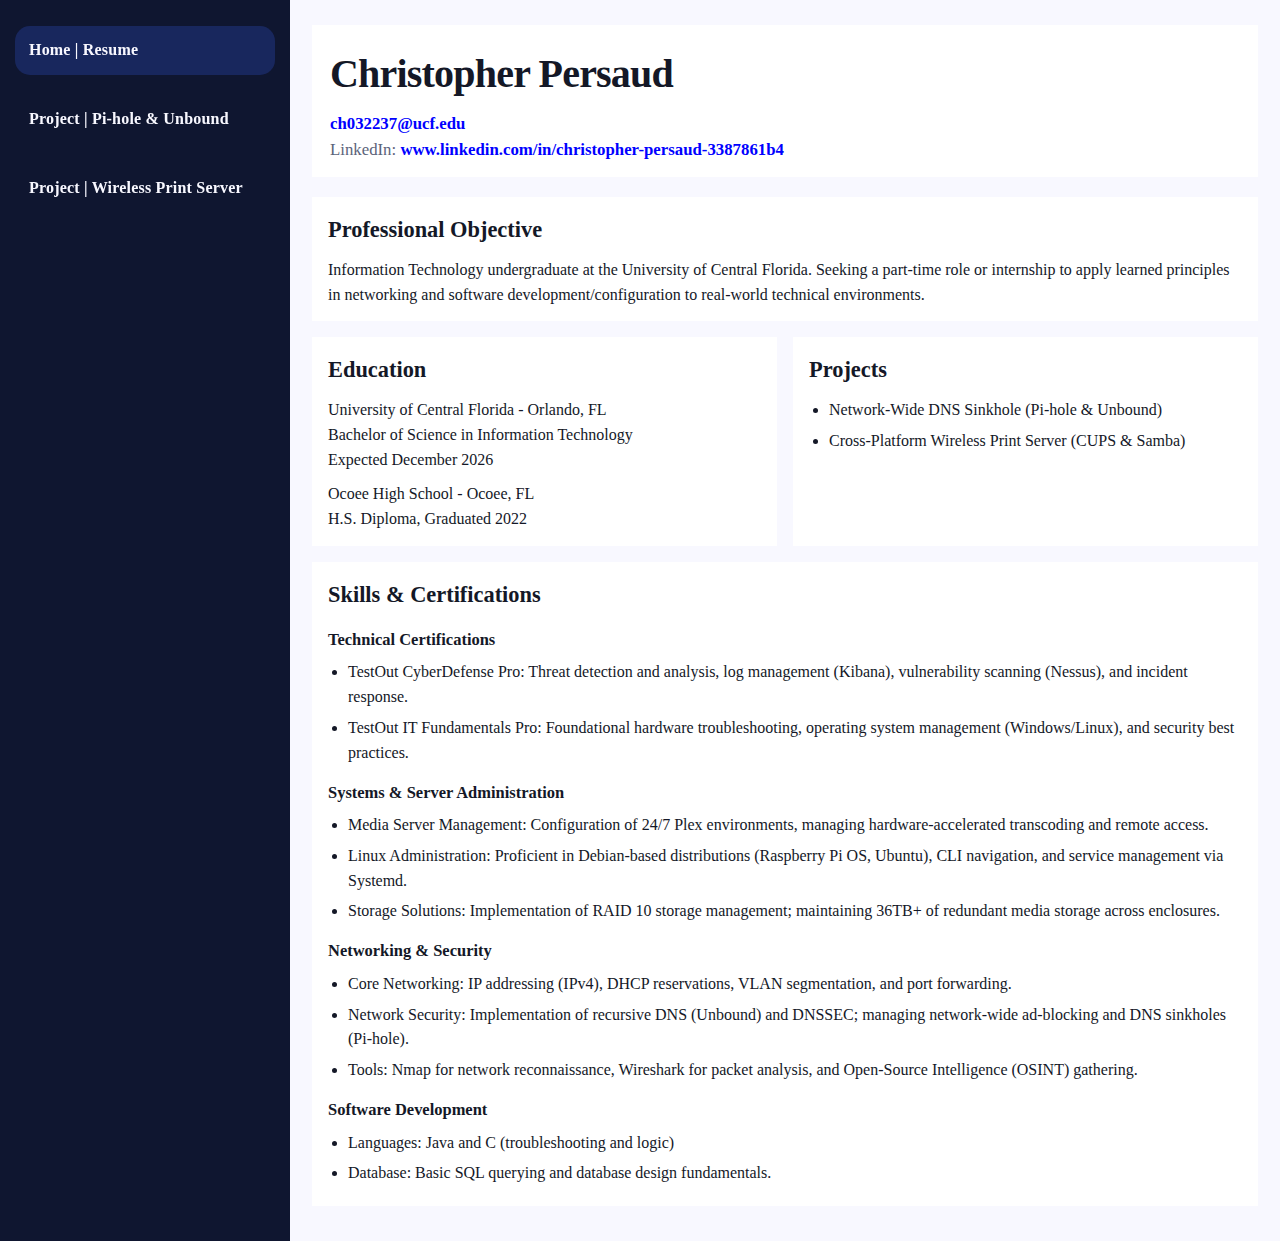
<file: index.html>
<!DOCTYPE html>
<html lang="en">
<head>
  <meta charset="utf-8">
    <!--added viewport-->
  <meta name="viewport" content="width=device-width, initial-scale=1.0">
  <title>Resume | Christopher Persaud</title>
  <link rel="stylesheet" href="styles.css">
</head>

<body class="resume">

  <nav class="site-nav" aria-label="Primary">
    <ul>
      <li><a href="index.html" aria-current="page">Home | Resume</a></li>
      <li><a href="pi-hole.html">Project | Pi-hole &amp; Unbound</a></li>
      <li><a href="print-server.html">Project | Wireless Print Server</a></li>
    </ul>
  </nav>

  <header class="site-header">
    <div class="header-inner">
      <h1>Christopher Persaud</h1>
      <p class="contact">
        <a href="mailto:ch032237@ucf.edu">ch032237@ucf.edu</a><br>
        LinkedIn: <a href="https://www.linkedin.com/in/christopher-persaud-3387861b4/">www.linkedin.com/in/christopher-persaud-3387861b4</a>
      </p>
    </div>
  </header>

  <main class="site-main" id="main">
    <div class="content-inner">
      <section id="objective">
        <h2>Professional Objective</h2>
        <p>
          Information Technology undergraduate at the University of Central Florida.
          Seeking a part-time role or internship to apply learned principles in networking
          and software development/configuration to real-world technical environments.
        </p>
      </section>

      <section id="education">
        <h2>Education</h2>
        <p>
          University of Central Florida - Orlando, FL<br>
          Bachelor of Science in Information Technology<br>
          Expected December 2026
        </p>
        <p>
          Ocoee High School - Ocoee, FL<br>
          H.S. Diploma, Graduated 2022
        </p>
      </section>

      <section id="projects">
        <h2>Projects</h2>
        <ul>
          <li>Network-Wide DNS Sinkhole (Pi-hole &amp; Unbound)</li>
          <li>Cross-Platform Wireless Print Server (CUPS &amp; Samba)</li>
        </ul>
      </section>

      <section id="skills">
        <h2>Skills &amp; Certifications</h2>

        <h3>Technical Certifications</h3>
        <ul>
          <li>TestOut CyberDefense Pro: Threat detection and analysis, log management (Kibana), vulnerability scanning (Nessus), and incident response.</li>
          <li>TestOut IT Fundamentals Pro: Foundational hardware troubleshooting, operating system management (Windows/Linux), and security best practices.</li>
        </ul>

        <h3>Systems &amp; Server Administration</h3>
        <ul>
          <li>Media Server Management: Configuration of 24/7 Plex environments, managing hardware-accelerated transcoding and remote access.</li>
          <li>Linux Administration: Proficient in Debian-based distributions (Raspberry Pi OS, Ubuntu), CLI navigation, and service management via Systemd.</li>
          <li>Storage Solutions: Implementation of RAID 10 storage management; maintaining 36TB+ of redundant media storage across enclosures.</li>
        </ul>

        <h3>Networking &amp; Security</h3>
        <ul>
          <li>Core Networking: IP addressing (IPv4), DHCP reservations, VLAN segmentation, and port forwarding.</li>
          <li>Network Security: Implementation of recursive DNS (Unbound) and DNSSEC; managing network-wide ad-blocking and DNS sinkholes (Pi-hole).</li>
          <li>Tools: Nmap for network reconnaissance, Wireshark for packet analysis, and Open-Source Intelligence (OSINT) gathering.</li>
        </ul>

        <h3>Software Development</h3>
        <ul>
          <li>Languages: Java and C (troubleshooting and logic)</li>
          <li>Database: Basic SQL querying and database design fundamentals.</li>
        </ul>
      </section>
    </div>
  </main>
</body>
</html>
</file>
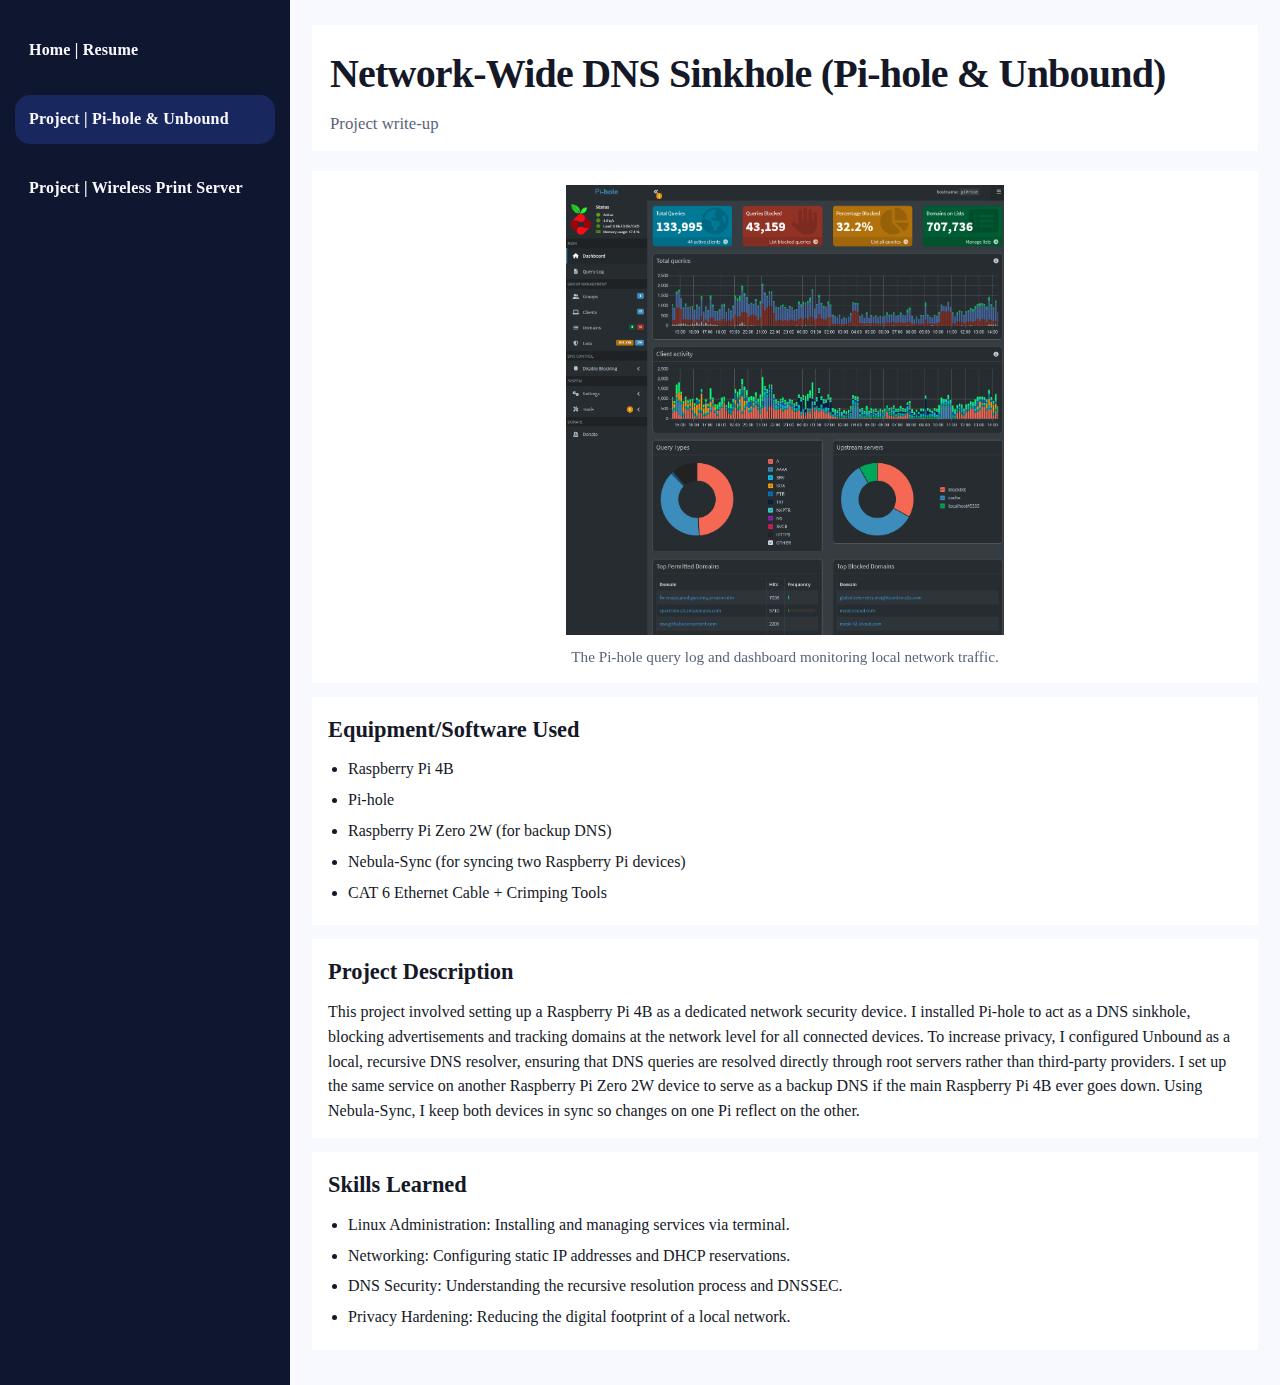
<file: pi-hole.html>
<!DOCTYPE html>
<html lang="en">
<head>
  <meta charset="utf-8">
  <meta name="viewport" content="width=device-width, initial-scale=1.0">
  <title>Project | Pi-hole &amp; Unbound</title>
  <link rel="stylesheet" href="styles.css">
</head>

<body class="project">

  <nav class="site-nav" aria-label="Primary">
    <ul>
      <li><a href="index.html">Home | Resume</a></li>
      <li><a href="pi-hole.html" aria-current="page">Project | Pi-hole &amp; Unbound</a></li>
      <li><a href="print-server.html">Project | Wireless Print Server</a></li>
    </ul>
  </nav>

  <header class="site-header">
    <div class="header-inner">
      <h1>Network-Wide DNS Sinkhole (Pi-hole &amp; Unbound)</h1>
      <p class="contact">Project write-up</p>
    </div>
  </header>

  <main class="site-main" id="main">
    <div class="content-inner">
      <figure>
        <img src="pihole-dashboard.png" alt="Screenshot of Pi-hole dashboard showing blocked queries">
        <figcaption>The Pi-hole query log and dashboard monitoring local network traffic.</figcaption>
      </figure>

      <section id="equipment">
        <h2>Equipment/Software Used</h2>
        <ul>
          <li>Raspberry Pi 4B</li>
          <li>Pi-hole</li>
          <li>Raspberry Pi Zero 2W (for backup DNS)</li>
          <li>Nebula-Sync (for syncing two Raspberry Pi devices)</li>
          <li>CAT 6 Ethernet Cable + Crimping Tools</li>
        </ul>
      </section>

      <section id="description">
        <h2>Project Description</h2>
        <p>
          This project involved setting up a Raspberry Pi 4B as a dedicated network security device. I installed Pi-hole to
          act as a DNS sinkhole, blocking advertisements and tracking domains at the network level for all connected devices.
          To increase privacy, I configured Unbound as a local, recursive DNS resolver, ensuring that DNS queries are resolved
          directly through root servers rather than third-party providers. I set up the same service on another Raspberry Pi
          Zero 2W device to serve as a backup DNS if the main Raspberry Pi 4B ever goes down. Using Nebula-Sync, I keep both
          devices in sync so changes on one Pi reflect on the other.
        </p>
      </section>

      <section id="skills-learned">
        <h2>Skills Learned</h2>
        <ul>
          <li>Linux Administration: Installing and managing services via terminal.</li>
          <li>Networking: Configuring static IP addresses and DHCP reservations.</li>
          <li>DNS Security: Understanding the recursive resolution process and DNSSEC.</li>
          <li>Privacy Hardening: Reducing the digital footprint of a local network.</li>
        </ul>
      </section>
    </div>
  </main>
</body>
</html>
</file>
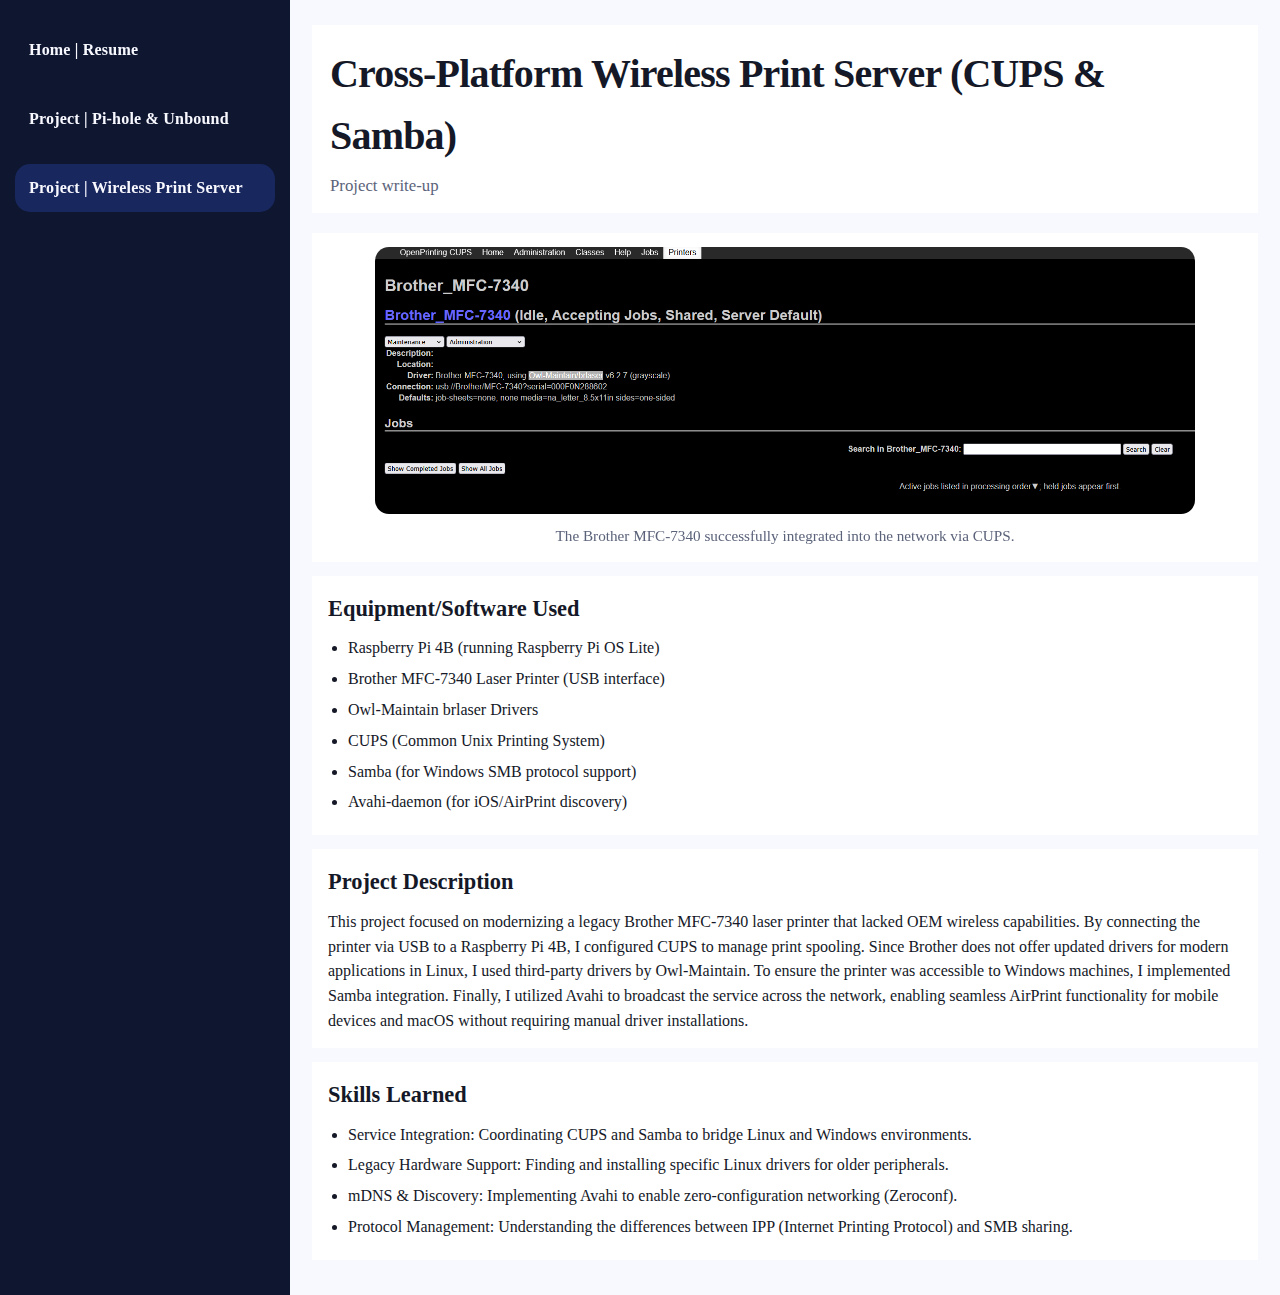
<file: print-server.html>
<!DOCTYPE html>
<html lang="en">
<head>
  <meta charset="utf-8">
  <meta name="viewport" content="width=device-width, initial-scale=1.0">
  <title>Project | Wireless Print Server</title>
  <link rel="stylesheet" href="styles.css">
</head>

<body class="project">

  <nav class="site-nav" aria-label="Primary">
    <ul>
      <li><a href="index.html">Home | Resume</a></li>
      <li><a href="pi-hole.html">Project | Pi-hole &amp; Unbound</a></li>
      <li><a href="print-server.html" aria-current="page">Project | Wireless Print Server</a></li>
    </ul>
  </nav>

  <header class="site-header">
    <div class="header-inner">
      <h1>Cross-Platform Wireless Print Server (CUPS &amp; Samba)</h1>
      <p class="contact">Project write-up</p>
    </div>
  </header>

  <main class="site-main" id="main">
    <div class="content-inner">
      <figure>
        <img src="printer-setup.png" alt="Brother MFC-7340 connected to Raspberry Pi 4B">
        <figcaption>The Brother MFC-7340 successfully integrated into the network via CUPS.</figcaption>
      </figure>

      <section id="equipment">
        <h2>Equipment/Software Used</h2>
        <ul>
          <li>Raspberry Pi 4B (running Raspberry Pi OS Lite)</li>
          <li>Brother MFC-7340 Laser Printer (USB interface)</li>
          <li>Owl-Maintain brlaser Drivers</li>
          <li>CUPS (Common Unix Printing System)</li>
          <li>Samba (for Windows SMB protocol support)</li>
          <li>Avahi-daemon (for iOS/AirPrint discovery)</li>
        </ul>
      </section>

      <section id="description">
        <h2>Project Description</h2>
        <p>
          This project focused on modernizing a legacy Brother MFC-7340 laser printer that lacked OEM wireless capabilities.
          By connecting the printer via USB to a Raspberry Pi 4B, I configured CUPS to manage print spooling. Since Brother
          does not offer updated drivers for modern applications in Linux, I used third-party drivers by Owl-Maintain. To ensure
          the printer was accessible to Windows machines, I implemented Samba integration. Finally, I utilized Avahi to broadcast
          the service across the network, enabling seamless AirPrint functionality for mobile devices and macOS without requiring
          manual driver installations.
        </p>
      </section>

      <section id="skills-learned">
        <h2>Skills Learned</h2>
        <ul>
          <li>Service Integration: Coordinating CUPS and Samba to bridge Linux and Windows environments.</li>
          <li>Legacy Hardware Support: Finding and installing specific Linux drivers for older peripherals.</li>
          <li>mDNS &amp; Discovery: Implementing Avahi to enable zero-configuration networking (Zeroconf).</li>
          <li>Protocol Management: Understanding the differences between IPP (Internet Printing Protocol) and SMB sharing.</li>
        </ul>
      </section>
    </div>
  </main>
</body>
</html>
</file>
<file: styles.css>
/* Mobile-first design */

:root{
  --bg: ghostwhite;
  --card: white;
  --text: #141827;
  --muted: #5b637a;
  --nav-bg: #0f1630;
  --nav-link: ghostwhite;
  --nav-link-hover: #5b637a;
  --accent: blue;

  /* Helps center everything*/
  --content-max: 1100px;
}

* { box-sizing: border-box; }

html, body { height: 100%; }

body{
  margin: 0;
  /* User based font, cycles through whichever is available for user*/
  font-family: Roboto, "Segoe UI", "Times New Roman", serif;
  color: var(--text);
  background: var(--bg);
  line-height: 1.55;

  /* Mobile layout nav on top, then header, then main */
  display: grid;
  grid-template-areas:
    "nav"
    "header"
    "main";
  grid-template-columns: 1fr;
}

/* NAVbar */
.site-nav{
  grid-area: nav;
  background: var(--nav-bg);
  padding: 10px 12px;
}

.site-nav ul{
  list-style: none;
  margin: 0;
  padding: 0;
  display: flex;              /* Mobile: horizontal nav */
  gap: 10px;
  overflow-x: auto;
  scrollbar-width: thin;
}

.site-nav li{ flex: 0 0 auto; }

.site-nav a{
  display: block;
  color: var(--nav-link);
  text-decoration: none;
  padding: 10px 15px;
  border-radius: 999px;
  white-space: nowrap;
  font-weight: 600;
  letter-spacing: 0.2px;
}
.site-nav a:hover{ background: var(--nav-link-hover); }
.site-nav a[aria-current="page"]{
  background: rgba(58, 99, 255, 0.22);
}

/* HEADER  */
.site-header{
  grid-area: header;
  padding: 18px 15px 5px;
}

.site-header .header-inner{
  max-width: var(--content-max);
  margin: 0 auto;
  background: var(--card);
  padding: 18px 18px 14px;
}

.site-header h1{
  margin: 0 0 6px 0;
  font-size: clamp(1.8rem, 5vw, 2.5rem);
  letter-spacing: -0.02em;
}

.site-header .contact{
  margin: 0;
  color: var(--muted);
  font-size: clamp(0.95rem, 1.4vw, 1.05rem);
}

.site-header .contact a{
  color: var(--accent);
  text-decoration: none;
  font-weight: 650;
}
.site-header .contact a:hover{
  text-decoration: underline;
}

/*  MAIN */
.site-main{
  grid-area: main;
  padding: 12px 16px 26px;
}

.site-main .content-inner{
  max-width: var(--content-max);
  margin: 0 auto;
  display: grid;
  gap: 14px;
}

/* Cards*/
section{
  background: var(--card);
  padding: 16px 16px 14px;
}

section h2{
  margin: 0 0 10px 0;
  font-size: clamp(1.1rem, 2vw, 1.4rem);
}

section h3{
  margin: 14px 0 8px 0;
  font-size: 1.03rem;
  color: var(--text);
}

p{ margin: 0 0 10px 0; color: var(--text); }
p:last-child{ margin-bottom: 0; }

ul{
  margin: 0;
  padding-left: 20px;
}
li{ margin: 6px 0; }

/* images */
figure{
  margin: 0;
  background: var(--card);
  padding: 14px;
  display: flex;
  flex-direction: column;
  gap: 10px;
}

figure img{
  display: block;
  width: 100%;
  height: auto;

  /* prevent oversized image */
  max-width: 820px;

  /* prevent tall images taking space */
  max-height: 50vh;
  object-fit: contain;

  margin: 0 auto;
  border-radius: 14px;
}

figcaption{
  margin: 0;              /* remove default margins that can do odd stuff */
  color: var(--muted);
  font-size: 0.95rem;

  /*keep caption readable and aligned */
  text-align: center;
  padding: 0 6px;

  position: relative;
  z-index: 1;
}

/* DESKTOP layout (1920px check) */
@media (min-width: 992px){
  body{
    grid-template-areas:
      "nav header"
      "nav main";
    grid-template-columns: 290px 1fr;
    align-items: start;
  }

  .site-nav {

    position: relative; 
    height: auto; 
    
    /* forces the blue sidebar to stretch the full height of the page */
    align-self: stretch;
    
    padding: 20px 15px;
  }

  /* Make the list of links sticky */
  .site-nav ul {
    flex-direction: column;
    gap: 8px;
    position: sticky;
    top: 20px; 
  }

  .site-nav a{
    border-radius: 15px;
    padding: 12px 14px;
  }

  .site-header{
    padding: 25px 22px 10px;
  }

  .site-main{
    padding: 10px 22px 35px;
  }

  /* Resume page: use a 2-column content grid */
  body.resume .site-main .content-inner{
    grid-template-columns: 1fr 1fr;
    gap: 16px;
  }

  /* Make key sections span both columns for a cleaner resume */
  body.resume #objective,
  body.resume #skills{
    grid-column: 1 / -1;
  }

  /* keep content a bit more centered */
  body.project .site-main .content-inner{
    grid-template-columns: 1fr;
  }

}
</file>
